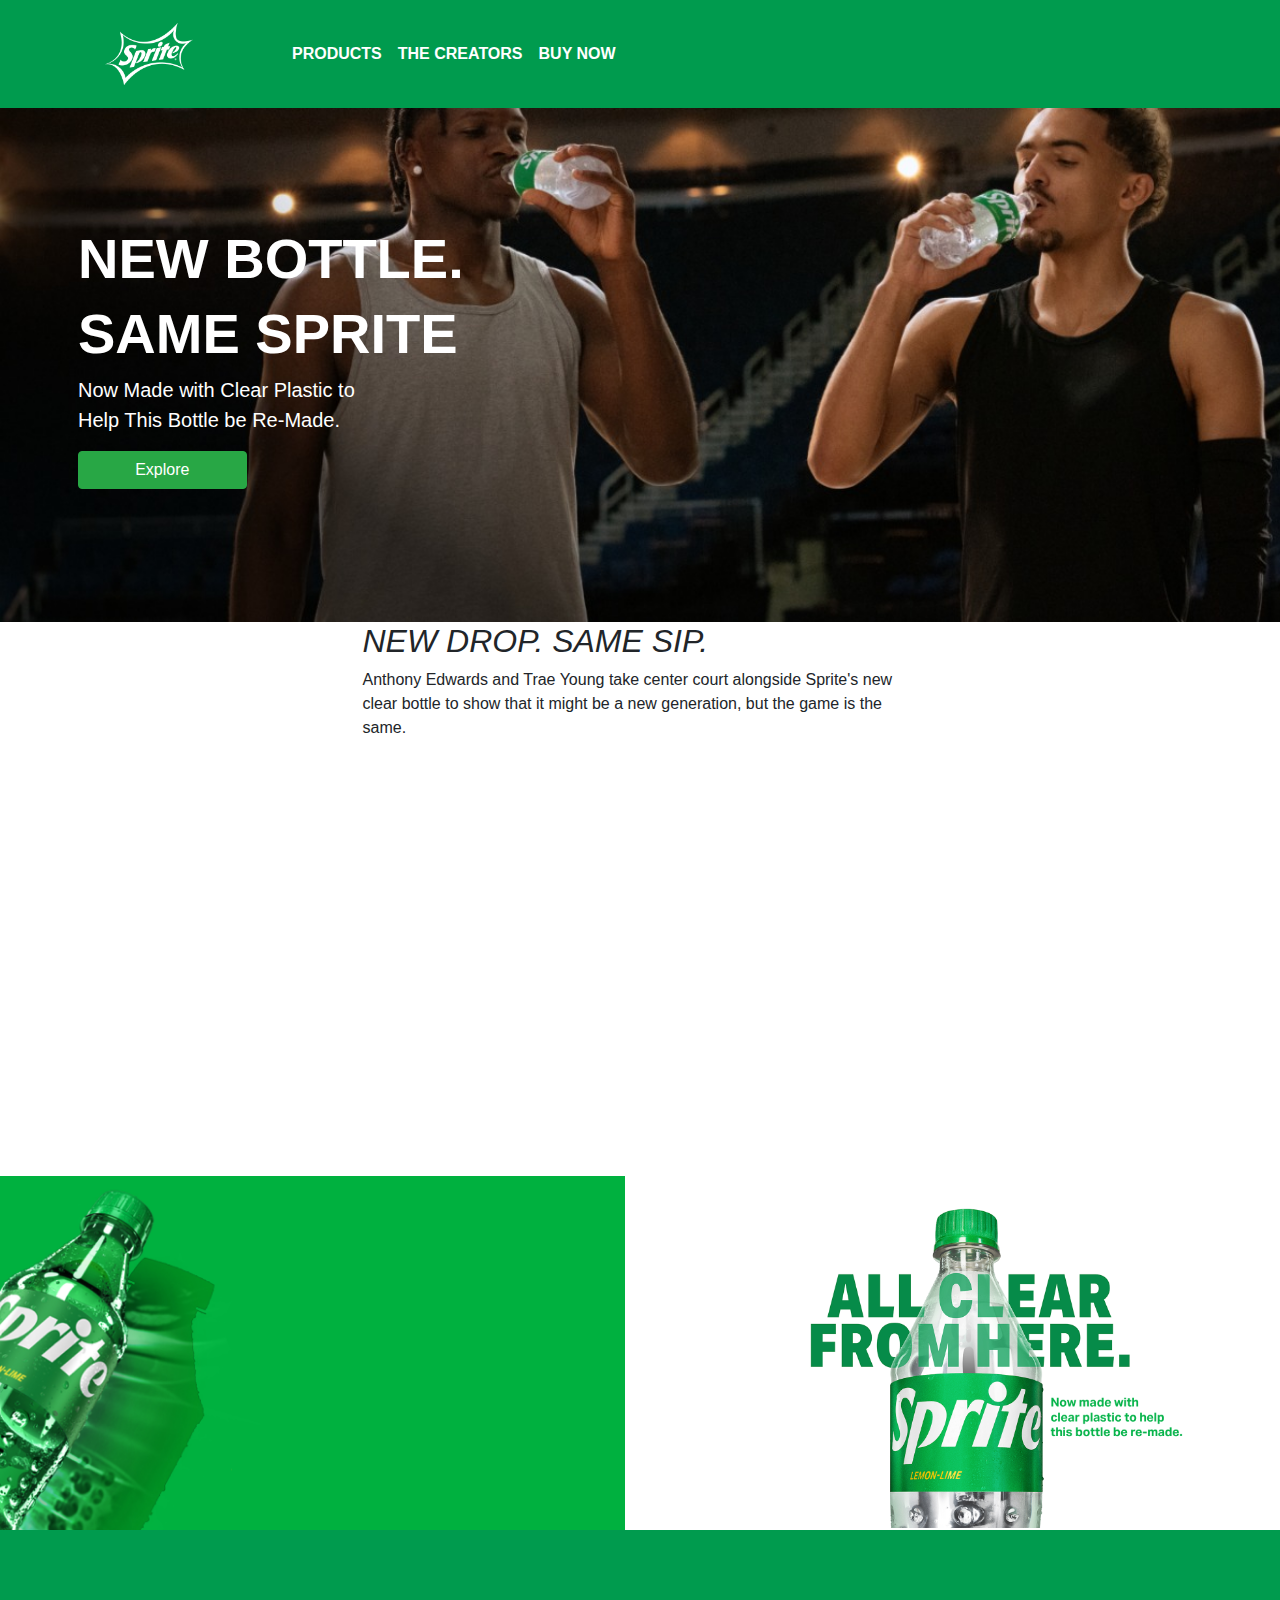
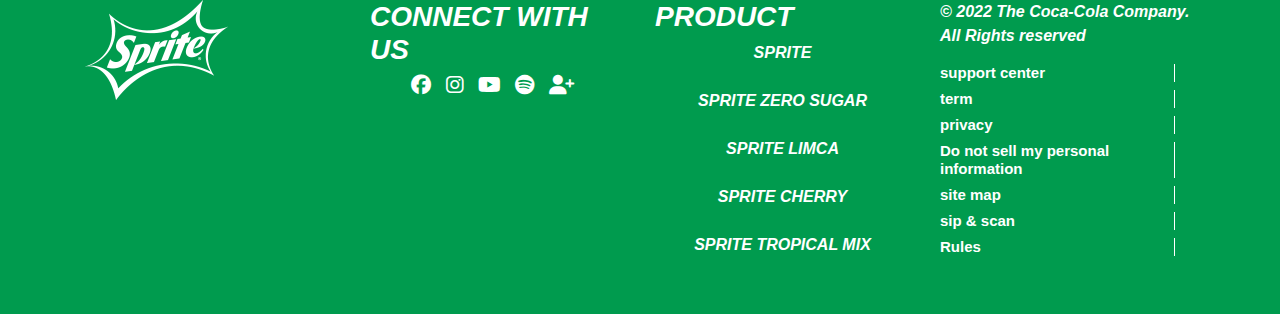
<file: index.html>
<!DOCTYPE html>
<html lang="en">

<head>
  <meta charset="UTF-8">
  <meta http-equiv="X-UA-Compatible" content="IE=edge">
  <meta name="viewport" content="width=device-width, initial-scale=1.0">
  <title>Document</title>
  <link rel="stylesheet" href="./css/style.css">
  <link rel="stylesheet" href="https://cdnjs.cloudflare.com/ajax/libs/font-awesome/6.1.0/css/all.min.css" />
  <link rel="stylesheet" href="https://cdn.jsdelivr.net/npm/bootstrap@4.0.0/dist/css/bootstrap.min.css"
    integrity="sha384-Gn5384xqQ1aoWXA+058RXPxPg6fy4IWvTNh0E263XmFcJlSAwiGgFAW/dAiS6JXm" crossorigin="anonymous">
</head>

<body>
  <nav class="navbar navbar-expand-lg navbar-light fixed-top">
    <div class="container">
      <a class="navbar-brand" href="index.html"><img src="./images/sprite_nav_logo.png" alt=""></a>
    <button class="navbar-toggler" type="button" data-toggle="collapse" data-target="#navbarNav" aria-controls="navbarNav" aria-expanded="false" aria-label="Toggle navigation">
      <span class="navbar-toggler-icon"></span>
    </button>
    <div class="collapse navbar-collapse " id="navbarNav">
      <ul class="navbar-nav ">
        
        <li class="nav-item">
          <a class="nav-link" href="product.html">PRODUCTS</a>
        </li>
        <li class="nav-item">
          <a class="nav-link" href="creator.html">THE CREATORS</a>
        </li>
        <li class="nav-item">
          <a class="nav-link disabled" href="#">BUY NOW</a>
        </li>
      </ul>
    </div>
    </div>
  </nav>
  <!-- navbar over -->
  <!-- baner strt -->
  <div class="main-banner">
    <div class="banner">
      <h1>NEW BOTTLE. </h1>
      <h1>SAME SPRITE</h1>
      <p>Now Made with Clear Plastic to Help
        This Bottle be Re-Made.</p>
      <button type="button" class="btn btn-success">Explore</button>
    </div>
  </div>
  <!-- baner over -->
  <!-- drop section strt -->
  <div class="main-drop">
    <div class="container">
    <div class="drop">
        <h2><i>NEW DROP. SAME SIP.</i></h2>
        <p>Anthony Edwards and Trae Young take center court alongside Sprite's new clear bottle to show that it might be
          a new generation, but the game is the same.</p>
        <div class="youtube-video">
          <iframe width="" height="" src="https://www.youtube.com/embed/Y74Cz4GWy-0" title="YouTube video player"
            frameborder="0"
            allow="accelerometer; autoplay; clipboard-write; encrypted-media; gyroscope; picture-in-picture"
            allowfullscreen></iframe>
        </div>

      </div>
    </div>
  </div>
  <!-- drop section over -->
  <!-- image section strt -->
  <section class="images">
    <div class="row">
      <div class="col-md-6 col-sm-12 col-xs-12">
        <div class="img-1">
          <img src="./images/banner green sprite.png" class="img-fluid" alt="">
        </div>

      </div>
      <div class="col-md-6">
        <div class="img">
          <img src="./images/white bottle.jpg" alt="">
        </div>
      </div>
      <!-- <div class="col-md-6">
        <div class="text">
          <h2>IF ONLY YOU COULD SKIP THE UNSKIPABLE</h2>
          <button><i>BUY NOW</i></button>
          <h3>HEAT HAPPEN <span>STAY COOL</span></h3>



        </div> -->
      </div>
    </div>

  </section>
  <!-- image section over -->


  <!-- footer section strt -->
  <div class="main-footer">
    <div class="footer">

      <div class="container">
        <div class="row">
          <div class="col-md-3">
            <img src="./images/sprite_nav_logo.png" alt="">
          </div>
          <div class="col-md-3">
            <div class="footer-text">
              <h3><i>CONNECT WITH US</i></h3>
              <div class="link">
                <i class="fa-brands fa-facebook "></i>
                <i class="fa-brands fa-instagram"></i>
                <i class="fa-brands fa-youtube"></i>
                <!-- <i class="fa-brands fa-square-twitter"></i> -->
                <i class="fa-brands fa-spotify"></i>
                <i class="fa-solid fa-user-plus"></i>

              </div>
            </div>
          </div>
          <div class="col-md-3">
            <div class="text">
              <h3><i>PRODUCT</i></h3>
              <a href=""><i>SPRITE</i></a><br>
              <a href=""><i>SPRITE ZERO SUGAR</i></a><br>
              <a href=""><i>SPRITE LIMCA</i></a><br>
              <a href=""><i>SPRITE CHERRY</i></a><br>
              <a href=""><i>SPRITE TROPICAL MIX</i></a>


            </div>
          </div>
          <div class="col-md-3">
            <div class="last-sec">

              <p><i>© 2022 The Coca-Cola Company. All Rights reserved</i></p>

              <div class="last-links">
                <div class="link-data">
                  <h2>support center</h2>
                </div>
                <div class="link-data">
                  <h2>term</h2>
                </div>
                <div class="link-data">
                  <h2>privacy</h2>
                </div>

                <div class="link-data">
                  <h2>Do not sell my personal information</h2>
                </div>
                <div class="link-data">
                  <h2>site map</h2>
                </div>
                <div class="link-data">
                  <h2>sip & scan</h2>
                </div>
                <div class="link-data">
                  <h2>Rules</h2>
                </div>
              </div>
            </div>
          </div>
        </div>



      </div>
    </div>
    <!-- footer section sover -->





    <script src="https://code.jquery.com/jquery-3.2.1.slim.min.js"
      integrity="sha384-KJ3o2DKtIkvYIK3UENzmM7KCkRr/rE9/Qpg6aAZGJwFDMVNA/GpGFF93hXpG5KkN"
      crossorigin="anonymous"></script>
    <script src="https://cdn.jsdelivr.net/npm/bootstrap@4.0.0/dist/js/bootstrap.min.js"
      integrity="sha384-JZR6Spejh4U02d8jOt6vLEHfe/JQGiRRSQQxSfFWpi1MquVdAyjUar5+76PVCmYl"
      crossorigin="anonymous"></script>
    <script src="https://cdn.jsdelivr.net/npm/popper.js@1.12.9/dist/umd/popper.min.js"
      integrity="sha384-ApNbgh9B+Y1QKtv3Rn7W3mgPxhU9K/ScQsAP7hUibX39j7fakFPskvXusvfa0b4Q"
      crossorigin="anonymous"></script>

</body>

</html>
</file>
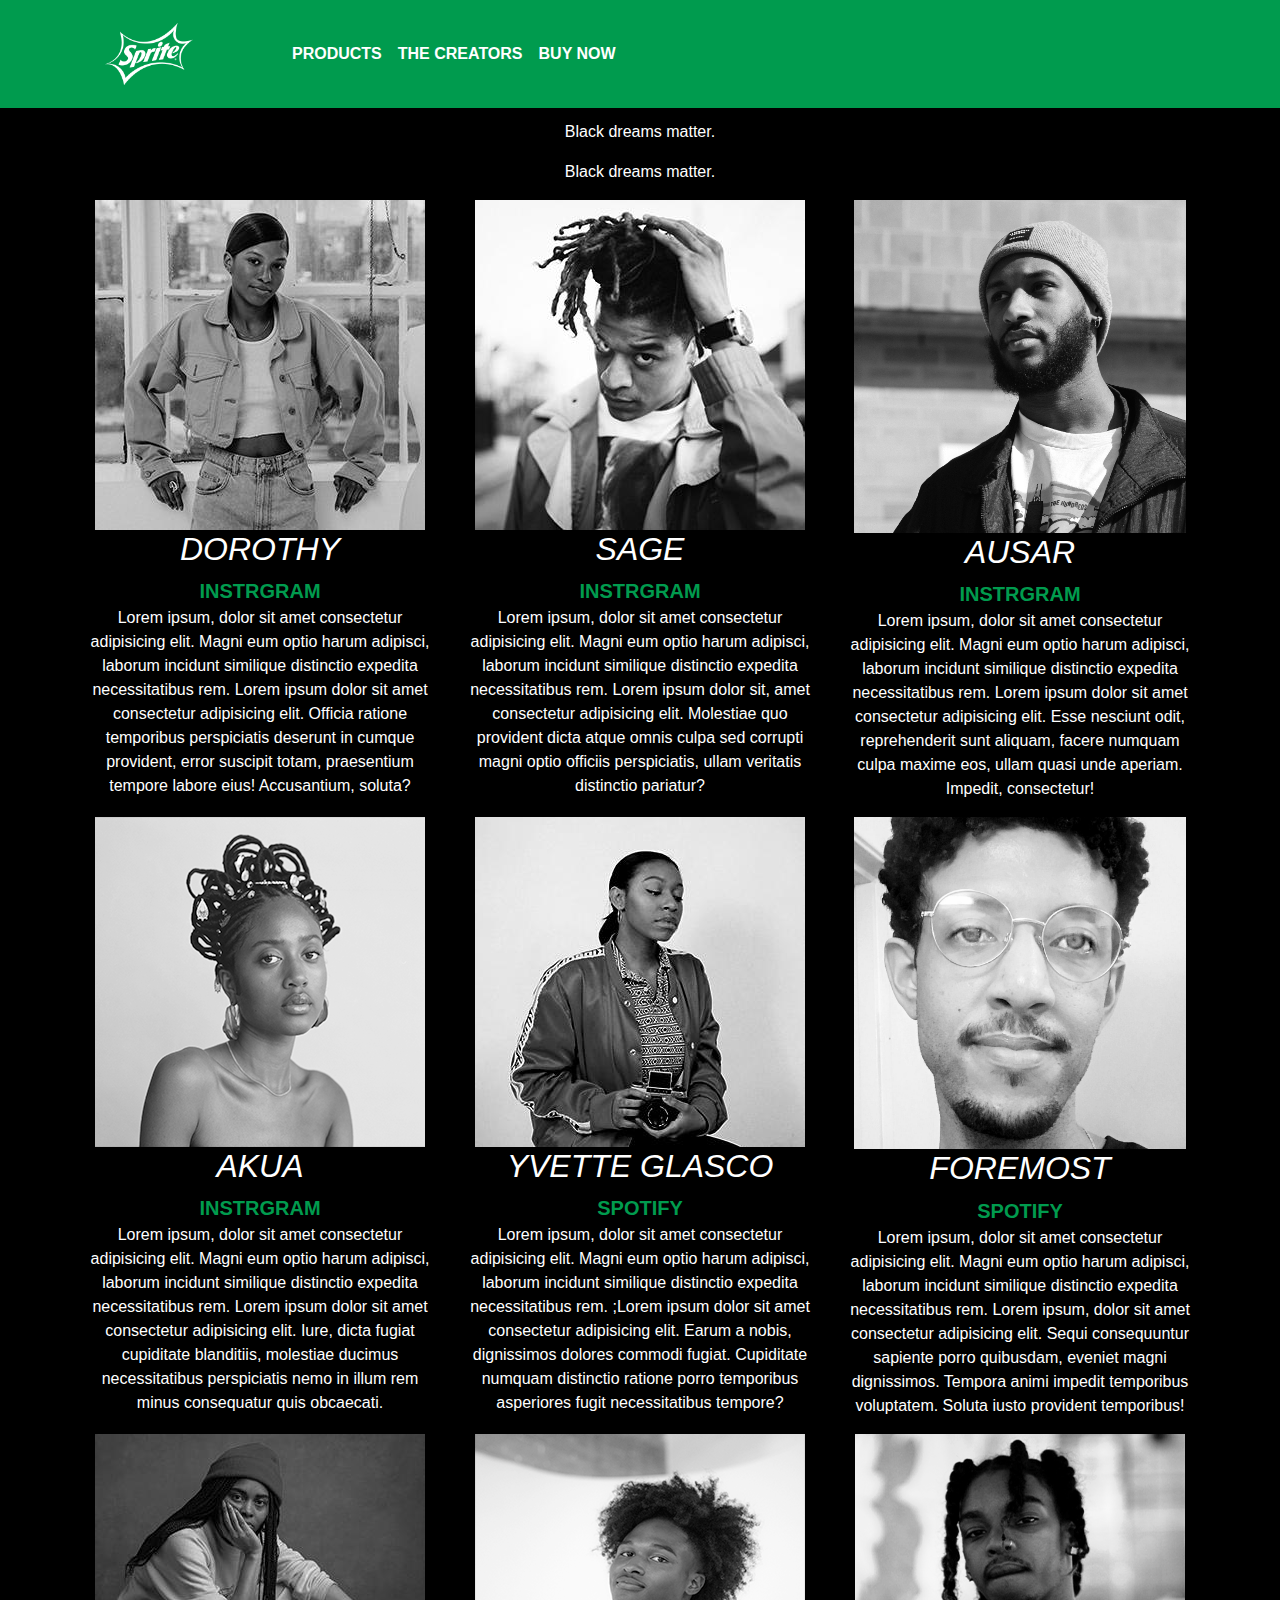
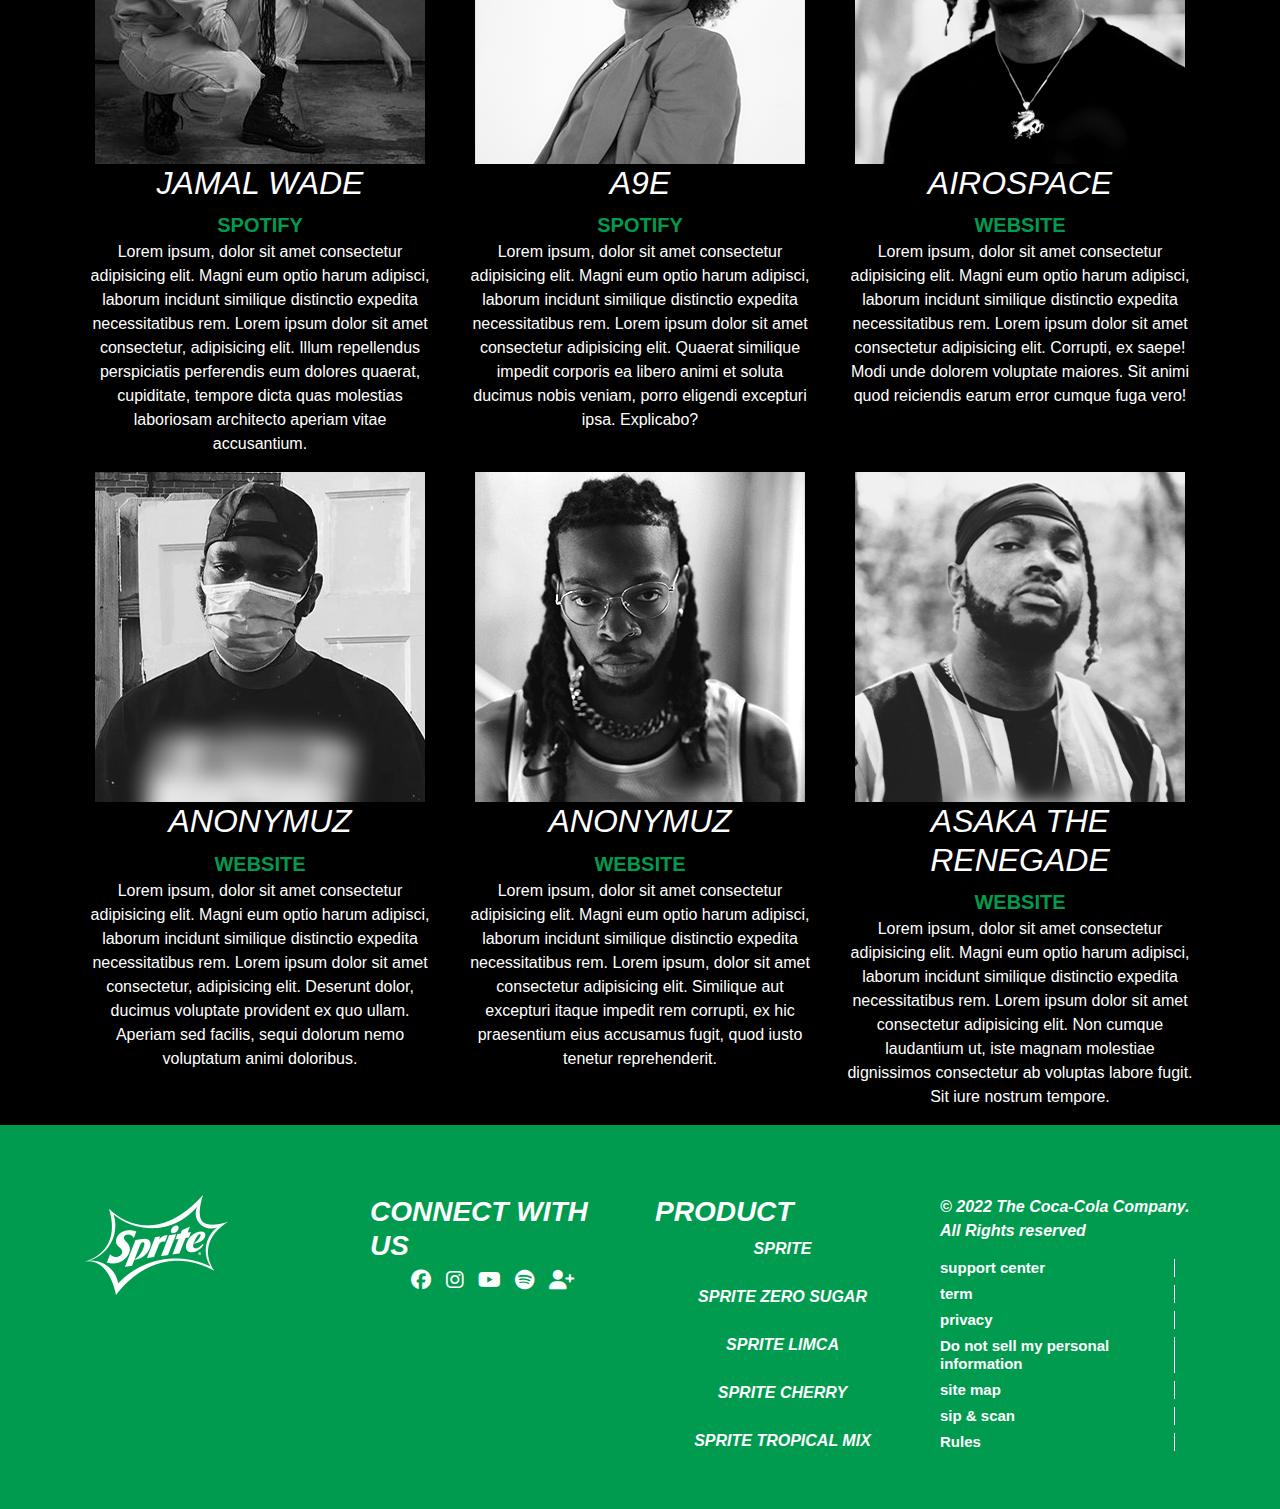
<file: creator.html>
<!DOCTYPE html>
<html lang="en">

<head>
  <meta charset="UTF-8">
  <meta http-equiv="X-UA-Compatible" content="IE=edge">
  <meta name="viewport" content="width=device-width, initial-scale=1.0">
  <title>Document</title>
  <link rel="stylesheet" href="./css/style.css">
  <link rel="stylesheet" href="https://cdnjs.cloudflare.com/ajax/libs/font-awesome/6.1.0/css/all.min.css" />
  <link rel="stylesheet" href="https://cdn.jsdelivr.net/npm/bootstrap@4.0.0/dist/css/bootstrap.min.css"
    integrity="sha384-Gn5384xqQ1aoWXA+058RXPxPg6fy4IWvTNh0E263XmFcJlSAwiGgFAW/dAiS6JXm" crossorigin="anonymous">
</head>

<body>
  <nav class="navbar navbar-expand-lg navbar-light fixed-top">
    <div class="container">
      <a class="navbar-brand" href="index.html"><img src="./images/sprite_nav_logo.png" alt=""></a>
    <button class="navbar-toggler" type="button" data-toggle="collapse" data-target="#navbarNav" aria-controls="navbarNav" aria-expanded="false" aria-label="Toggle navigation">
      <span class="navbar-toggler-icon"></span>
    </button>
    <div class="collapse navbar-collapse " id="navbarNav">
      <ul class="navbar-nav ">
        
        <li class="nav-item">
          <a class="nav-link" href="product.html">PRODUCTS</a>
        </li>
        <li class="nav-item">
          <a class="nav-link" href="creator.html">THE CREATORS</a>
        </li>
        <li class="nav-item">
          <a class="nav-link disabled" href="#">BUY NOW</a>
        </li>
      </ul>
    </div>
    </div>
  </nav>
  
  <!-- card section strt -->
  <div class="main-card-2">
    <div class="card-2">
      <div class="container">
        <h1><i>THE CREATOR</i></h1>
        <p>Black dreams matter. </p>
        <p>Black dreams matter. </p>
        <p>Black dreams matter. </p>
        <div class="row">
          <div class="col-md-4">
            <div class="image-sec">
              <img src="./images/image 1.jpg" alt="">
              <h2><i>DOROTHY
              </i></h2>
              <a href="">INSTRGRAM</a>
              <p>Lorem ipsum, dolor sit amet consectetur adipisicing elit. Magni eum optio harum adipisci, laborum
                incidunt similique distinctio expedita necessitatibus rem. Lorem ipsum dolor sit amet consectetur adipisicing elit. Officia ratione temporibus perspiciatis deserunt in cumque provident, error suscipit totam, praesentium tempore labore eius! Accusantium, soluta?</p>

            </div>


          </div>
          <div class="col-md-4">
            <div class="image-sec">
              <img src="./images/image 2.jpg" alt="">
              <h2><i>SAGE</i></h2>
              <a href="">INSTRGRAM</a>
              <p>Lorem ipsum, dolor sit amet consectetur adipisicing elit. Magni eum optio harum adipisci, laborum
                incidunt similique distinctio expedita necessitatibus rem. Lorem ipsum dolor sit, amet consectetur adipisicing elit. Molestiae quo provident dicta atque omnis culpa sed corrupti magni optio officiis perspiciatis, ullam veritatis distinctio pariatur?</p>

            </div>


          </div>
          <div class="col-md-4">
            <div class="image-3">
              <img src="./images/image 3.jpg" alt="">
              <h2><i>AUSAR
              </i></h2>
              <a href="">INSTRGRAM</a>
              <p>Lorem ipsum, dolor sit amet consectetur adipisicing elit. Magni eum optio harum adipisci, laborum
                incidunt similique distinctio expedita necessitatibus rem. Lorem ipsum dolor sit amet consectetur adipisicing elit. Esse nesciunt odit, reprehenderit sunt aliquam, facere numquam culpa maxime eos, ullam quasi unde aperiam. Impedit, consectetur!</p>

            </div>


          </div>
          <div class="col-md-4">
            <div class="image-sec">
              <img src="./images/image 4.png" alt="">
              <h2><i>AKUA</i></h2>
              <a href="">INSTRGRAM</a>
              <p>Lorem ipsum, dolor sit amet consectetur adipisicing elit. Magni eum optio harum adipisci, laborum
                incidunt similique distinctio expedita necessitatibus rem. Lorem ipsum dolor sit amet consectetur adipisicing elit. Iure, dicta fugiat cupiditate blanditiis, molestiae ducimus necessitatibus perspiciatis nemo in illum rem minus consequatur quis obcaecati.</p>

            </div>


          </div>
          <div class="col-md-4">
            <div class="image-sec">
              <img src="./images/image 5.jpg" alt="">
              <h2><i>YVETTE GLASCO
              </i></h2>
              <a href="">SPOTIFY</a>
              <p>Lorem ipsum, dolor sit amet consectetur adipisicing elit. Magni eum optio harum adipisci, laborum
                incidunt similique distinctio expedita necessitatibus rem. ;Lorem ipsum dolor sit amet consectetur adipisicing elit. Earum a nobis, dignissimos dolores commodi fugiat. Cupiditate numquam distinctio ratione porro temporibus asperiores fugit necessitatibus tempore?</p>

            </div>


          </div>
          <div class="col-md-4">
            <div class="image-6">
              <img src="./images/image 6.jpg" alt="">
              <h2><i>FOREMOST
              </i></h2>
              <a href="">SPOTIFY</a>
              <p>Lorem ipsum, dolor sit amet consectetur adipisicing elit. Magni eum optio harum adipisci, laborum
                incidunt similique distinctio expedita necessitatibus rem. Lorem ipsum, dolor sit amet consectetur adipisicing elit. Sequi consequuntur sapiente porro quibusdam, eveniet magni dignissimos. Tempora animi impedit temporibus voluptatem. Soluta iusto provident temporibus!</p>

            </div>


          </div>
          <div class="col-md-4">
            <div class="image-sec">
              <img src="./images/image 7.jpg" alt="">
              <h2><i>JAMAL WADE
              </i></h2>
              <a href="">SPOTIFY</a>
              <p>Lorem ipsum, dolor sit amet consectetur adipisicing elit. Magni eum optio harum adipisci, laborum
                incidunt similique distinctio expedita necessitatibus rem. Lorem ipsum dolor sit amet consectetur, adipisicing elit. Illum repellendus perspiciatis perferendis eum dolores quaerat, cupiditate, tempore dicta quas molestias laboriosam architecto aperiam vitae accusantium.</p>

            </div>


          </div>
          <div class="col-md-4">
            <div class="image-sec">
              <img src="./images/image 8.png" alt="">
              <h2><i>A9E</i></h2>
              <a href="">SPOTIFY</a>
              <p>Lorem ipsum, dolor sit amet consectetur adipisicing elit. Magni eum optio harum adipisci, laborum
                incidunt similique distinctio expedita necessitatibus rem. Lorem ipsum dolor sit amet consectetur adipisicing elit. Quaerat similique impedit corporis ea libero animi et soluta ducimus nobis veniam, porro eligendi excepturi ipsa. Explicabo?</p>

            </div>


          </div>
          <div class="col-md-4">
            <div class="image-sec">
              <img src="./images/image 9.png" alt="">
              <h2><i>AIROSPACE
              </i></h2>
              <a href="">WEBSITE</a>
              <p>Lorem ipsum, dolor sit amet consectetur adipisicing elit. Magni eum optio harum adipisci, laborum
                incidunt similique distinctio expedita necessitatibus rem. Lorem ipsum dolor sit amet consectetur adipisicing elit. Corrupti, ex saepe! Modi unde dolorem voluptate maiores. Sit animi quod reiciendis earum error cumque fuga vero!</p>

            </div>


          </div>
          <div class="col-md-4">
            <div class="image-sec">
              <img src="./images/image 10.png" alt="">
              <h2><i>ANONYMUZ
              </i></h2>
              <a href="">WEBSITE</a>
              <p>Lorem ipsum, dolor sit amet consectetur adipisicing elit. Magni eum optio harum adipisci, laborum
                incidunt similique distinctio expedita necessitatibus rem. Lorem ipsum dolor sit amet consectetur, adipisicing elit. Deserunt dolor, ducimus voluptate provident ex quo ullam. Aperiam sed facilis, sequi dolorum nemo voluptatum animi doloribus.</p>

            </div>


          </div>
          <div class="col-md-4">
            <div class="image-sec">
              <img src="/images/image 11.png" alt="">
              <h2><i>ANONYMUZ
              </i></h2>
              <a href="">WEBSITE</a>
              <p>Lorem ipsum, dolor sit amet consectetur adipisicing elit. Magni eum optio harum adipisci, laborum
                incidunt similique distinctio expedita necessitatibus rem. Lorem ipsum, dolor sit amet consectetur adipisicing elit. Similique aut excepturi itaque impedit rem corrupti, ex hic praesentium eius accusamus fugit, quod iusto tenetur reprehenderit.</p>

            </div>


          </div>
          <div class="col-md-4">
            <div class="image-sec">
              <img src="/images/image 12.png" alt="">
              <h2><i>ASAKA THE RENEGADE
              </i></h2>
              <a href="">WEBSITE</a>
              <p>Lorem ipsum, dolor sit amet consectetur adipisicing elit. Magni eum optio harum adipisci, laborum
                incidunt similique distinctio expedita necessitatibus rem. Lorem ipsum dolor sit amet consectetur adipisicing elit. Non cumque laudantium ut, iste magnam molestiae dignissimos consectetur ab voluptas labore fugit. Sit iure nostrum tempore.</p>

            </div>


          </div>

        </div>
      </div>
    </div>
  </div>

  <!-- card section over -->

  <!-- footer section strt -->
  <div class="main-footer">
    <div class="footer">

      <div class="container">
        <div class="row">
          <div class="col-md-3">
            <img src="/images/sprite_nav_logo.png" alt="">
          </div>
          <div class="col-md-3">
            <div class="footer-text">
              <h3><i>CONNECT WITH US</i></h3>
              <div class="link">
                <i class="fa-brands fa-facebook "></i>
                <i class="fa-brands fa-instagram"></i>
                <i class="fa-brands fa-youtube"></i>
                <!-- <i class="fa-brands fa-square-twitter"></i> -->
                <i class="fa-brands fa-spotify"></i>
                <i class="fa-solid fa-user-plus"></i>

              </div>
            </div>
          </div>
          <div class="col-md-3">
            <div class="text">
              <h3><i>PRODUCT</i></h3>
              <a href=""><i>SPRITE</i></a><br>
              <a href=""><i>SPRITE ZERO SUGAR</i></a><br>
              <a href=""><i>SPRITE LIMCA</i></a><br>
              <a href=""><i>SPRITE CHERRY</i></a><br>
              <a href=""><i>SPRITE TROPICAL MIX</i></a>


            </div>
          </div>
          <div class="col-md-3">
            <div class="last-sec">
         
                <p><i>© 2022 The Coca-Cola Company. All Rights reserved</i></p>
              
              <div class="last-links">
                <div class="link-data">
                  <h2>support center</h2>
                </div>
                <div class="link-data">
                  <h2>term</h2>
                </div>
                <div class="link-data">
                  <h2>privacy</h2>
                </div>
    
                <div class="link-data">
                  <h2>Do not sell my personal information</h2>
                </div><div class="link-data">
                  <h2>site map</h2>
                </div>
                <div class="link-data">
                  <h2>sip & scan</h2>
                </div>
                <div class="link-data">
                  <h2>Rules</h2>
                </div>
              </div>
            </div>
          </div>
        </div>

        
       
      </div>
    </div>
    <!-- footer section sover -->





  <script src="https://code.jquery.com/jquery-3.2.1.slim.min.js"
    integrity="sha384-KJ3o2DKtIkvYIK3UENzmM7KCkRr/rE9/Qpg6aAZGJwFDMVNA/GpGFF93hXpG5KkN"
    crossorigin="anonymous"></script>
  <script src="https://cdn.jsdelivr.net/npm/bootstrap@4.0.0/dist/js/bootstrap.min.js"
    integrity="sha384-JZR6Spejh4U02d8jOt6vLEHfe/JQGiRRSQQxSfFWpi1MquVdAyjUar5+76PVCmYl"
    crossorigin="anonymous"></script>
  <script src="https://cdn.jsdelivr.net/npm/popper.js@1.12.9/dist/umd/popper.min.js"
    integrity="sha384-ApNbgh9B+Y1QKtv3Rn7W3mgPxhU9K/ScQsAP7hUibX39j7fakFPskvXusvfa0b4Q"
    crossorigin="anonymous"></script>

</body>

</html>
</file>
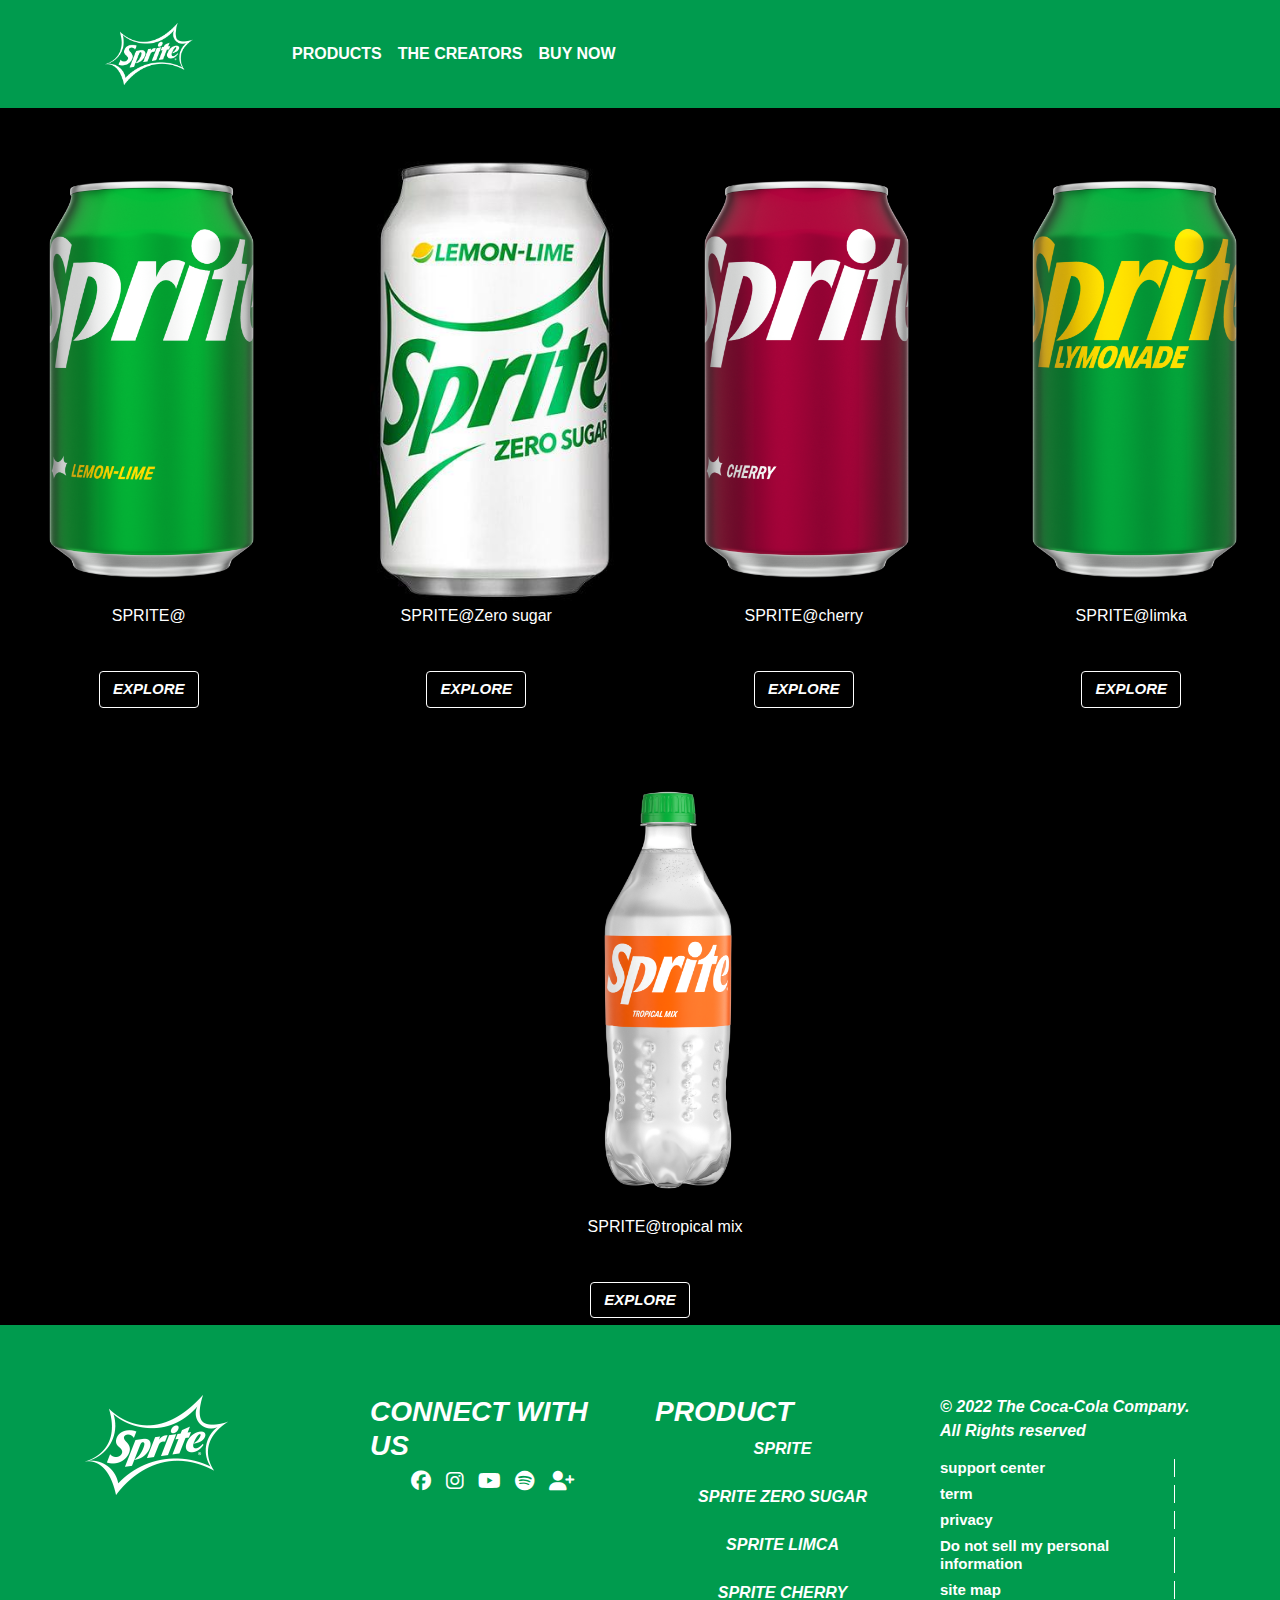
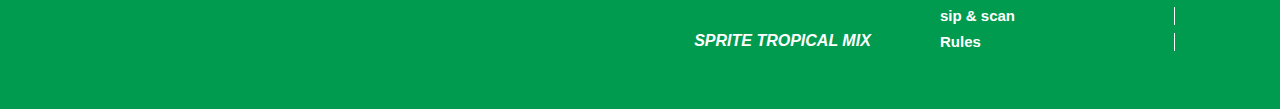
<file: product.html>
<!DOCTYPE html>
<html lang="en">

<head>  
    <meta charset="UTF-8">
    <meta http-equiv="X-UA-Compatible" content="IE=edge">
    <meta name="viewport" content="width=device-width, initial-scale=1.0">
    <title>Document</title>

    <link rel="stylesheet" href="./css/style.css">
    <link rel="stylesheet" href="https://cdn.jsdelivr.net/npm/bootstrap@4.0.0/dist/css/bootstrap.min.css"
    integrity="sha384-Gn5384xqQ1aoWXA+058RXPxPg6fy4IWvTNh0E263XmFcJlSAwiGgFAW/dAiS6JXm" crossorigin="anonymous">
    <link rel="stylesheet" href="https://cdnjs.cloudflare.com/ajax/libs/font-awesome/6.1.0/css/all.min.css" />
</head>

<body>


    <nav class="navbar navbar-expand-lg navbar-light fixed-top">
        <div class="container">
          <a class="navbar-brand" href="index.html"><img src="./images/sprite_nav_logo.png" alt=""></a>
        <button class="navbar-toggler" type="button" data-toggle="collapse" data-target="#navbarNav" aria-controls="navbarNav" aria-expanded="false" aria-label="Toggle navigation">
          <span class="navbar-toggler-icon"></span>
        </button>
        <div class="collapse navbar-collapse " id="navbarNav">
          <ul class="navbar-nav ">
            
            <li class="nav-item">
              <a class="nav-link" href="product.html">PRODUCTS</a>
            </li>
            <li class="nav-item">
              <a class="nav-link" href="creator.html">THE CREATORS</a>
            </li>
            <li class="nav-item">
              <a class="nav-link disabled" href="#">BUY NOW</a>
            </li>
          </ul>
        </div>
        </div>
      </nav>

    <!-- <nav class="navbar navbar-expand-lg navbar-light fixed-top ">
        <div class="container">
            <a class="navbar-brand" href="index.html">
                <img src="/images/sprite_nav_logo.png" alt="">
            </a>
            <button class="navbar-toggler" type="button" data-toggle="collapse" data-target="#navbarNav" aria-controls="navbarNav" aria-expanded="false" aria-label="Toggle navigation">
                <span class="navbar-toggler-icon"></span>
              </button>

            <div class="collapse navbar-collapse" id="navbarNav">
                <ul class="navbar-nav ">
                    <li class="nav-item active ml-3">
                        <a class="nav-link" href="/product.html">PRODUCT<span class="sr-only">(current)</span></a>
                    </li>
                    <li class="nav-item ml-4">
                        <a class="nav-link" href="/creator.html">THE CREATOR</a>
                    </li>
                    <li class="nav-item ml-4">
                        <a class="nav-link" href="#">BUY NOW</a>

                </ul>
            </div>
            <div class="icons">
                <i class="fa-brands fa-facebook "></i>
                <i class="fa-brands fa-instagram"></i>
                <i class="fa-brands fa-youtube"></i>
            
                <i class="fa-brands fa-spotify"></i>
                <i class="fa-solid fa-user-plus"></i>

            </div>
        </div>
    </nav> -->
    <!-- navbar over -->


    <div class="main-product">
        <div class="product">
            <h2><i>EXPLORE SPRITE</i></h2>
            <button type="button" class="btn btn-primary"><i>SHOP NOW</i></button>
            <div class="row">
                <div class="col-md-3">
                    <div class="product-img">
                        <img src="./images/green bottle.png" alt="">
                    </div>
                    <p>SPRITE@</p>
                    <div class="btn">
                        <button type="button" class="btn btn-primary"><i>EXPLORE</i></button>
                    </div>
                </div>
                <div class="col-md-3">
                    <div class="product-img">
                        <img src="./images/white bottle.product.jpg" alt="">
                    </div>
                    <p>SPRITE@Zero sugar</p>
                    <div class="btn">
                        <button type="button" class="btn btn-primary"><i>EXPLORE</i></button>
                    </div>
                </div>
                <div class="col-md-3">
                    <div class="product-img">
                        <img src="./images/marun bottle.png" alt="">
                    </div>
                    <p>SPRITE@cherry</p>
                    <div class="btn">
                        <button type="button" class="btn btn-primary"><i>EXPLORE</i></button>
                    </div>
                </div>
                <div class="col-md-3">
                    <div class="product-img">
                        <img src="./images/yellow bottle.png" alt="">
                    </div>
                    <p>SPRITE@limka</p>
                    <div class="btn">
                        <button type="button" class="btn btn-primary"><i>EXPLORE</i>
                        </button>
                    </div>
                </div>

            </div>
            <div class="container">
                <div class="col-md-3">
                    <div class="product-img">
                        <img src="./images/orange bottle.png" alt="">
                    </div>
                    <p>SPRITE@tropical mix</p>
                    <div class="btn">
                        <button type="button" class="btn btn-primary"><i>EXPLORE</i></button>
                    </div>
                </div>

            </div>

        </div>
    </div>
    <!-- footer section strt -->
    <div class="main-footer">
        <div class="footer">
    
          <div class="container">
            <div class="row">
              <div class="col-md-3">
                <img src="./images/sprite_nav_logo.png" alt="">
              </div>
              <div class="col-md-3">
                <div class="footer-text">
                  <h3><i>CONNECT WITH US</i></h3>
                  <div class="link">
                    <i class="fa-brands fa-facebook "></i>
                    <i class="fa-brands fa-instagram"></i>
                    <i class="fa-brands fa-youtube"></i>
                    <!-- <i class="fa-brands fa-square-twitter"></i> -->
                    <i class="fa-brands fa-spotify"></i>
                    <i class="fa-solid fa-user-plus"></i>
    
                  </div>
                </div>
              </div>
              <div class="col-md-3">
                <div class="text">
                  <h3><i>PRODUCT</i></h3>
                  <a href=""><i>SPRITE</i></a><br>
                  <a href=""><i>SPRITE ZERO SUGAR</i></a><br>
                  <a href=""><i>SPRITE LIMCA</i></a><br>
                  <a href=""><i>SPRITE CHERRY</i></a><br>
                  <a href=""><i>SPRITE TROPICAL MIX</i></a>
    
    
                </div>
              </div>
              <div class="col-md-3">
                <div class="last-sec">
             
                    <p><i>© 2022 The Coca-Cola Company. All Rights reserved</i></p>
                  
                  <div class="last-links">
                    <div class="link-data">
                      <h2>support center</h2>
                    </div>
                    <div class="link-data">
                      <h2>term</h2>
                    </div>
                    <div class="link-data">
                      <h2>privacy</h2>
                    </div>
        
                    <div class="link-data">
                      <h2>Do not sell my personal information</h2>
                    </div><div class="link-data">
                      <h2>site map</h2>
                    </div>
                    <div class="link-data">
                      <h2>sip & scan</h2>
                    </div>
                    <div class="link-data">
                      <h2>Rules</h2>
                    </div>
                  </div>
                </div>
              </div>
            </div>
    
            
           
          </div>
        </div>
        <!-- footer section sover -->


        <script src="https://code.jquery.com/jquery-3.2.1.slim.min.js"
            integrity="sha384-KJ3o2DKtIkvYIK3UENzmM7KCkRr/rE9/Qpg6aAZGJwFDMVNA/GpGFF93hXpG5KkN"
            crossorigin="anonymous"></script>
        <script src="https://cdn.jsdelivr.net/npm/bootstrap@4.0.0/dist/js/bootstrap.min.js"
            integrity="sha384-JZR6Spejh4U02d8jOt6vLEHfe/JQGiRRSQQxSfFWpi1MquVdAyjUar5+76PVCmYl"
            crossorigin="anonymous"></script>
        <script src="https://cdn.jsdelivr.net/npm/popper.js@1.12.9/dist/umd/popper.min.js"
            integrity="sha384-ApNbgh9B+Y1QKtv3Rn7W3mgPxhU9K/ScQsAP7hUibX39j7fakFPskvXusvfa0b4Q"
            crossorigin="anonymous"></script>


</body>

</html>
</file>
<file: css/style.css>
*{
    margin: 0;
    padding: 0;
    box-sizing: border-box;

}
body{
    overflow-x: hidden;
    /* overflow-y: hidden; */
}
.navbar{

    width: 100%;
    
    /* position: fixed !important; */
    background-color: #009b4e;
}
.navbar-brand img{
    height: 50%;
    width: 70%;
    padding: 10px 20px;

}
 .container .navbar .nav-icons {
    float: right !important;
}
.navbar .navbar-collapse .navbar-nav .nav-item .nav-link{
    color: white !important;
    font-weight: bold;
    font-size: 18   px;
    font-family: sans-serif;
}


.navbar .icons i{
    margin-right: 20px;
    color: white;
    font-size: 20px;
}
.main-banner{
    margin-top: 50px;
}
.main-banner .banner {
    background-image: url("../images/sprite.background.jpeg");
    height: 572px !important;
    width: 100% !important;
   background-repeat: no-repeat;
   background-size: cover;
}
.main-banner .banner h1{
    font-size: 56px;
    font-weight: 900;
    color: white;

}
.main-banner .banner p{
    color: white;
    font-size: 20px;
    width: 25%;
}
.main-banner .banner  button{
    border-radius: none;
    width: 15%;

}

.icons:hover{
    color: black;
    transition: 0.5s;
}
.navbar .navbar-nav .nav-item .nav-link:hover{
    color: black !important;
    transition: 0.5s;
}
.main-banner .banner  button:hover{
    background-color: black;
    list-style-type: none;
    transition: 0.5s;
}
.main-banner .banner{
    font-family: sans-serif;
    padding: 175px 78px;
}
.drop .container{
    /* margin-left: 20px; */
    align-items: center;
    margin-top: 20px;
    
}
.drop .container h2{
    margin-left: 50px;
    /* font-size: 20px; */
    font-weight: 800;
    
}
.drop .container p{
    font-size: 15px;
    width: 90%;
    margin-left: 50px;
}
.drop {
    width: 50%;
    margin: auto;
}
.drop .container iframe{
    align-items: center !important;
    margin: auto;
    margin: auto;
    width: 70%;
    height: 90%;
}
.main-images .images .span img{
    height:100%;
    width: 100%;
}
 .main-images .image-2 img{
    width: 100%;
    height: 100%;
}
.images .main-images{
    display: flex;
    justify-content: center;
}
.images .img img{
    height: auto;
    width: 100%;
}
.images .img-1 img{
    width: 100%;
    height:100%;
}
.images .text{
    color: black;
}
.images .text{
    position:relative;
   left: 290px !important;
   bottom:400px !important;
   
}
.images .text h2 {
    color: white;
    width: 56%;
    font-size: 50px;
    font-weight: 900;

}
.images .text h3{
    letter-spacing: 2px;
    color: yellow;
}
.images .text span{
    color: white !important;
}
.images .text button{
    margin-top: 20px;
    width: 20%;
    height: 30px;
    color: white;
    background-color: black;
}
.images{
    margin-top: 20px !important;
}

.main-drop .youtube-video{
    /* background-color: red; */
    /* margin: auto; */
    display: flex;
    justify-content: center;
}
.main-drop .youtube-video iframe{
    height: 400px;
    width: 100%;
}
.main-footer .footer{
    background-color: #009b4e;
    /* height: 50vh; */
    padding: 50px 0;
}
.main-footer .footer .container{
    margin-top: 20px !important;
}
.main-footer .footer .container .text a{
    color: white;
    margin-top: 0px !important;
    font-weight: 800;
}
.footer .container .footer-text .link {
    text-align: center;
}
.footer .container .text a{
    display: flex;
    justify-content: center;
    /* text-align: center !important; */
}

.main-footer .footer .container .text h3{
    font-weight: 800;
    color: white;
   
}
.main-footer .footer .footer-text h3 {
    color: white;
    font-weight: 800;
}
.main-footer .footer .footer-text .link i{
    font-size: 20px;
    color: white;
    margin-right: 10px;
}
.main-footer .footer .container .last-sec .sec p{
    text-align: center;
    margin-top: 70px;
    font-weight: 800;
    color: white;
}
.main-footer .footer .container .text a:hover{
    color: black;
    text-decoration: none;
    transition: 0.5s;
}



.last-links{
    display: inline-block;
    justify-content: center;
}
.last-links .link-data{
    margin-right: 20px;
    border-right: 1px solid white;
}
.container .last-sec p{
    color: white;
    font-weight: 900;
}
.last-links .link-data h2{
    font-size: 15px;
    font-weight: bold;
    color: white;
}
.card-2 .container .image-3 img{
    width: 95%;
    height: 100%;
}
.card-2 .container .image-6 img{
    width: 95%;
    height: 50%;
}
.card-2 .container {
    color: white;
    text-align: center;
    /* margin-top: 20px; */
}
.card-2 .container  h1{
    font-size: 60px;
    font-weight: 900;
}
.card-2 .container p{
    color: white;
}
.card-2 .container a{
    color: #009b4e;
    font-size: 20px;
    font-weight: bold;
    
}
.main-card-2 .card-2{
    /* height: 100vh; */
    background-color: black;
}
.main-product .product  .product-img img{
    height: 500px !important;

}
.main-product .product {
    /* margin-top: 100px !important; */
    text-align: center;
}
.main-product .product button{
    width: 150px;
}
.main-product .product .btn button{
    width: 100%;
}
.main-product .product .product-img img{
    padding-top: 50px;
}
.main-product .product .container{
    text-align: center;
    display: flex;
    justify-content: center;
}
.main-product .product h2{
    color: white;
}
.main-product .product button{
    margin-top: 20px;
    background-color: black;
    color: white !important;
    border: 1px solid white;
    font-weight: bold;
    
    
    color: black;
}
.main-product .product p{
    color: white;
}
.main-product .product .btn button{
    width: 100px;
    font-weight: bold;
    color: white;
    background-color:black ;
    border: 1px solid white;
    font-size: 15px;
    /* padding-left: 50px; */
    /* margin: auto; */
}
.main-product{
    background-color: black;
}
.main-product .product .container p{
    padding-left: 50px;
}
/* product section responsive by media quiry */
@media screen and (min-width:300px) and (max-width:390px){
    .main-banner .banner h1 {
        font-size: 20px;
        font-weight: 900;
        color: black;
    }
    .main-banner .banner p {
        color: black;
        font-size: 20px;
        width: 100%;
    }
    .main-drop .youtube-video iframe {
        height: 231px;
        width: 100%;
    }
    .images .img-1 img {
        width: 100%;
        height: 100%;
    }
    .main-banner .banner {
        font-family: sans-serif;
        padding: 30px;
        margin-top: 100px;
    }
    .main-banner .banner button {
        border-radius: none;
        width: 100px;
}
    .main-banner .banner {
        background-image: none !important;
        height: auto !important; 
        color: black !important;
        
    }
    .drop {
        width: 100%;
        margin: auto;
    }
    .main-product .product h2 {
        color: white;
        font-size: 22px;
    }
    .main-product .product button {
        margin-top: 20px;
        background-color: black;
        color: white !important;
        border: 1px solid white;
        font-weight: bold;
        color: black;
        width: 113px;
    }
    .main-product .product .product-img img {
        height: 411px !important;
    }
    .main-product .product .btn button {
        width: 84px;
        font-weight: bold;
        color: white;
        background-color: black;
        border: 1px solid white;
        font-size: 10px;
        /* padding-left: 50px; */
        /* margin: auto; */
    }
    .main-footer .footer .footer-text h3 {
        color: white;
        font-weight: 800;
        font-size: 18px;
        text-align: center;
    }
    .main-footer .footer .container .text h3 {
        font-weight: 800;
        color: white;
        text-align: center;
        font-size: 19px;
    }
    .footer .container .text a {
        display: flex;
        margin-top: 0px !important;
        font-size: 15px;
        justify-content: center;
      
    }
    .last-links .link-data {
      
        border-bottom: 1px solid white;
        width: 95%;
    }
    .navbar-brand img {
        text-align: center;
        height: 50%;
        width: 70%;
        padding: 10px 20px;
        
    }
    .navbar .icons i {
        margin-right: 20px;
        color: white;
        display: contents;
        font-size: 20px;
    }
    .card-2 .container h1 {
        margin-top: 110px;
        font-size: 31px;
        font-weight: 900;
    }

}
/* product section responsive by media quiry over */


/* product section responsive by media quiry over strt btwn 391px to 500px */
@media screen and (min-width:391px) and (max-width:490px){
    
    .main-footer .footer .container .text h3 {
        font-weight: 800;
        color: white;
        text-align: center;
        font-size: 19px;
    }
    .main-banner .banner h1 {
        font-size: 20px;
        font-weight: 900;
        color: black;
    }
    .main-banner .banner p {
        color: black;
        font-size: 20px;
        width: 100%;
    }
    .main-drop .youtube-video iframe {
        height: 231px;
        width: 100%;
    }
    .images .img-1 img {
        width: 100%;
        height: 100%;
    }
    .main-banner .banner {
        font-family: sans-serif;
        padding: 30px;
        margin-top: 100px;
    }
    .main-banner .banner button {
        border-radius: none;
        width: 100px;
}
    .main-banner .banner {
        background-image: none !important;
        height: auto !important; 
        color: black !important;
        
    }
    .drop {
        width: 100%;
        margin: auto;
    }
    .main-product .product h2 {
        color: white;
        font-size: 22px;
    }
    .main-product .product button {
        margin-top: 20px;
        background-color: black;
        color: white !important;
        border: 1px solid white;
        font-weight: bold;
        color: black;
        width: 113px;
    }
    .main-product .product .product-img img {
        height: 411px !important;
    }
    .main-product .product .btn button {
        width: 84px;
        font-weight: bold;
        color: white;
        background-color: black;
        border: 1px solid white;
        font-size: 10px;
        /* padding-left: 50px; */
        /* margin: auto; */
    }
    .main-footer .footer .footer-text h3 {
        color: white;
        font-weight: 800;
        font-size: 18px;
        text-align: center;
    }
    .main-footer .footer .container .text h3 {
        font-weight: 800;
        color: white;
        text-align: center;
        font-size: 19px;
    }
    .footer .container .text a {
        display: flex;
        margin-top: 0px !important;
        font-size: 15px;
        justify-content: center;
      
    }
    .last-links .link-data {
      
        border-bottom: 1px solid white;
        width: 95%;
    }
    .navbar-brand img {
        text-align: center;
        height: 50%;
        width: 70%;
        padding: 10px 20px;
        
    }
    .navbar .icons i {
        margin-right: 20px;
        color: white;
        display: contents;
        font-size: 20px;
    }
    .card-2 .container h1 {
        margin-top: 110px;
        font-size: 53px;
        font-weight: 900;
    }
        
    }
</file>
